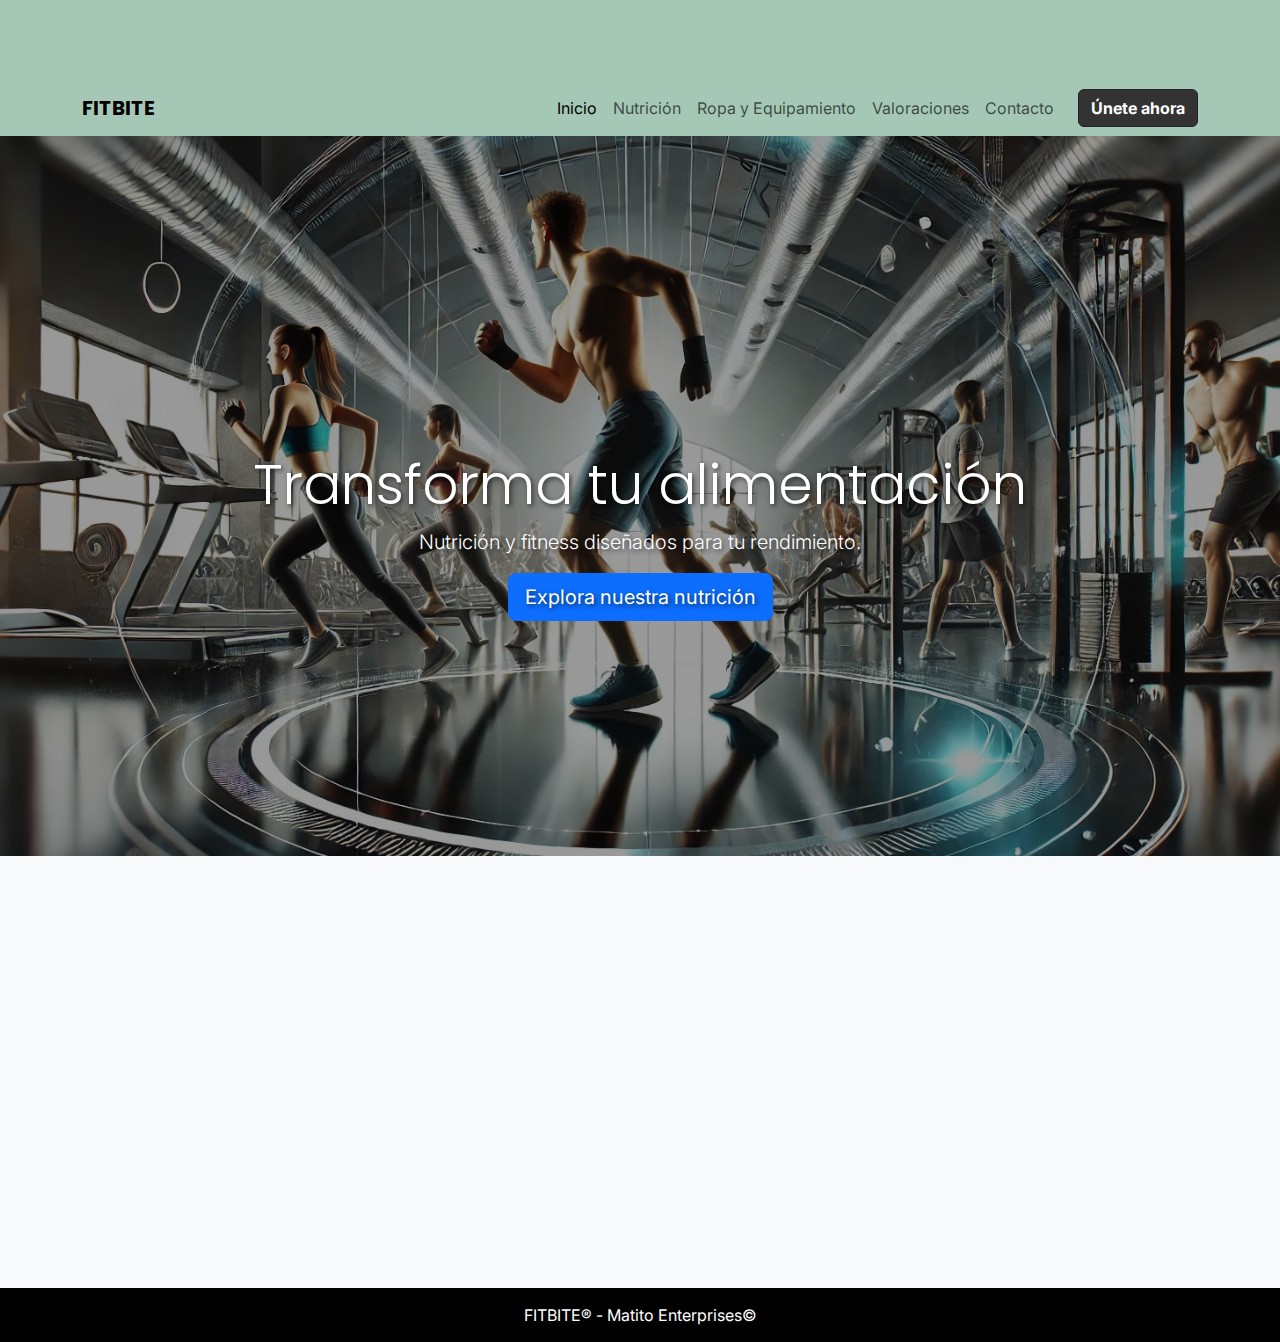
<file: FitBite/fitbite-html/index.html>
<!DOCTYPE html>
<html lang="es">
<head>
    <meta charset="UTF-8">
    <meta name="viewport" content="width=device-width, initial-scale=1.0">
    <title>Fitbite - Inicio</title>
    <link rel="stylesheet" href="https://cdn.jsdelivr.net/npm/bootstrap@5.3.0/dist/css/bootstrap.min.css">
    <link rel="stylesheet" href="css/styles.css">
    <link href="https://fonts.googleapis.com/css2?family=Inter:wght@300;400;700&family=Poppins:wght@400;600;700&display=swap" rel="stylesheet">
</head>
<body>

    <!-- Navbar -->
    <nav class="navbar navbar-expand-lg navbar-light" style="background-color: #A5C8B6;">
        <div class="container">
            <a class="navbar-brand fw-bold" href="index.html">FITBITE</a>
            <button class="navbar-toggler" type="button" data-bs-toggle="collapse" data-bs-target="#navbarNav">
                <span class="navbar-toggler-icon"></span>
            </button>
            <div class="collapse navbar-collapse" id="navbarNav">
                <ul class="navbar-nav ms-auto">
                    <li class="nav-item"><a class="nav-link active" href="index.html">Inicio</a></li>
                    <li class="nav-item"><a class="nav-link" href="nutricion.html">Nutrición</a></li>
                    <li class="nav-item"><a class="nav-link" href="ropa.html">Ropa y Equipamiento</a></li>
                    <li class="nav-item"><a class="nav-link" href="valoraciones.html">Valoraciones</a></li>
                    <li class="nav-item"><a class="nav-link" href="contacto.html">Contacto</a></li>
                </ul>
                <a href="login.html" class="btn btn-dark ms-3">Únete ahora</a>
            </div>
        </div>
    </nav>

    <!-- Hero con efecto Parallax -->
    <header class="hero-section">
        <div class="container">
            <h1 class="display-4">Transforma tu alimentación</h1>
            <p class="lead">Nutrición y fitness diseñados para tu rendimiento.</p>
            <a href="nutricion.html" class="btn btn-primary btn-lg">Explora nuestra nutrición</a>
        </div>
    </header>

    <!-- Contenido principal -->
    <section class="container text-center my-5 fade-in">
        <h2 class="fw-bold">Elige tu plan</h2>
        <div class="row mt-4">
            <div class="col-md-4">
                <div class="card shadow p-4">
                    <h3>Plan Gratuito</h3>
                    <p class="price">$0 / mes</p>
                    <ul class="list-unstyled">
                        <li>✔ Acceso básico</li>
                        <li>✔ Funcionalidades gratuitas</li>
                    </ul>
                    <button class="btn btn-outline-dark mt-3">Seleccionar</button>
                </div>
            </div>
            <div class="col-md-4">
                <div class="card shadow p-4 highlight">
                    <h3>Plan Plus</h3>
                    <p class="price">$20 / mes</p>
                    <ul class="list-unstyled">
                        <li>✔ Descuentos únicos</li>
                        <li>✔ Plan de Alimentación</li>
                        <li>✔ Consultas semanales</li>
                    </ul>
                    <button class="btn btn-dark mt-3">Seleccionar</button>
                </div>
            </div>
            <div class="col-md-4">
                <div class="card shadow p-4">
                    <h3>Plan FitBite</h3>
                    <p class="price">$170 / año</p>
                    <ul class="list-unstyled">
                        <li>✔ Todo disponible en la web</li>
                        <li>✔ Regalos exclusivos</li>
                    </ul>
                    <button class="btn btn-outline-dark mt-3">Seleccionar</button>
                </div>
            </div>
        </div>
    </section>

    <!-- Footer -->
    <footer class="footer">
        FITBITE® - Matito Enterprises©
    </footer>

    <script src="https://cdn.jsdelivr.net/npm/bootstrap@5.3.0/dist/js/bootstrap.bundle.min.js"></script>
    <script src="js/scripts.js"></script>
</body>
</html>
</file>
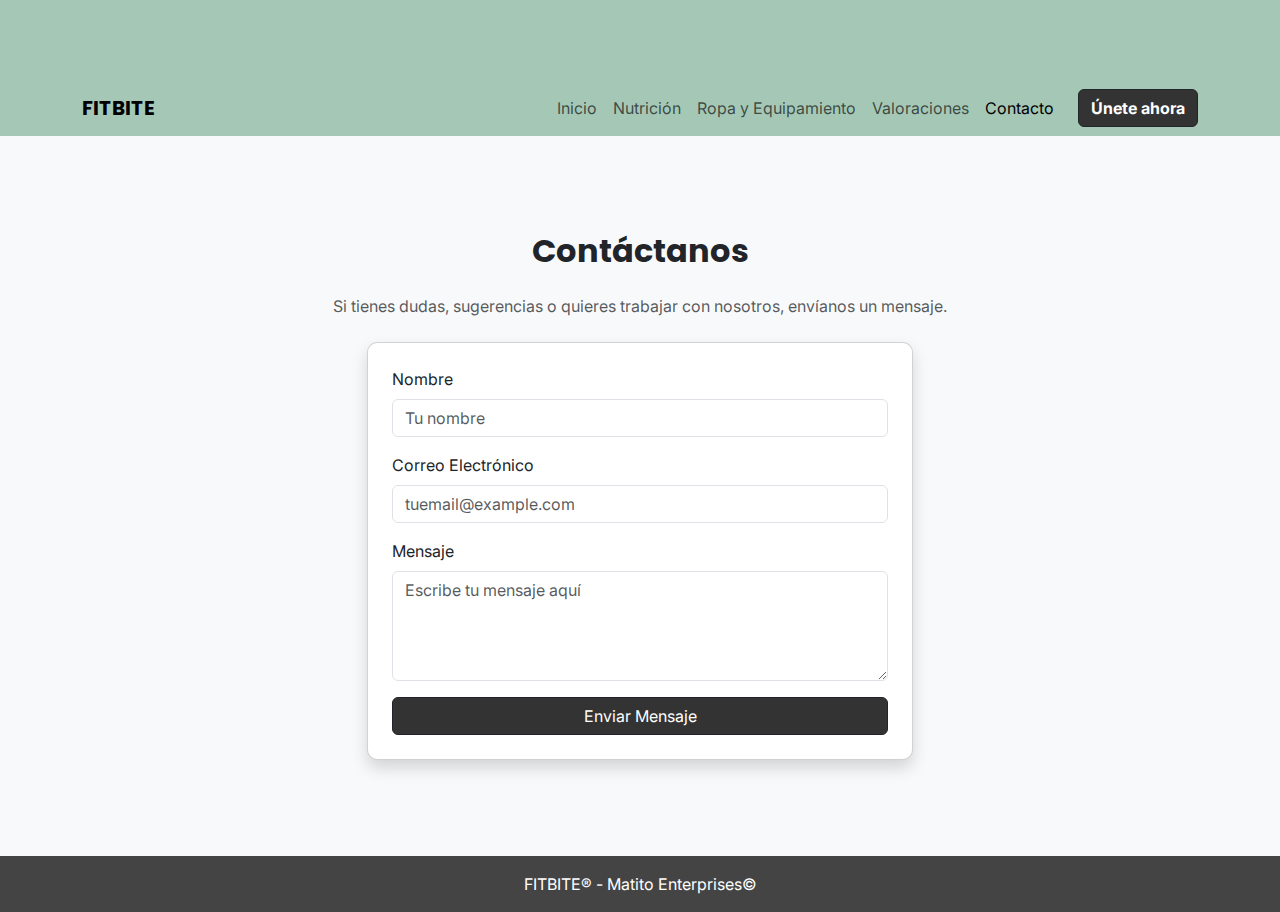
<file: FitBite/fitbite-html/contacto.html>
<!DOCTYPE html>
<html lang="es">
<head>
    <meta charset="UTF-8">
    <meta name="viewport" content="width=device-width, initial-scale=1.0">
    <title>Fitbite - Contacto</title>
    <link rel="stylesheet" href="https://cdn.jsdelivr.net/npm/bootstrap@5.3.0/dist/css/bootstrap.min.css">
    <link rel="stylesheet" href="css/styles.css">
    <link href="https://fonts.googleapis.com/css2?family=Inter:wght@300;400;700&family=Poppins:wght@400;600;700&display=swap" rel="stylesheet">
</head>
<body>

    <!-- Navbar -->
    <nav class="navbar navbar-expand-lg navbar-light" style="background-color: #A5C8B6;">
        <div class="container">
            <a class="navbar-brand fw-bold" href="index.html">FITBITE</a>
            <button class="navbar-toggler" type="button" data-bs-toggle="collapse" data-bs-target="#navbarNav">
                <span class="navbar-toggler-icon"></span>
            </button>
            <div class="collapse navbar-collapse" id="navbarNav">
                <ul class="navbar-nav ms-auto">
                    <li class="nav-item"><a class="nav-link" href="index.html">Inicio</a></li>
                    <li class="nav-item"><a class="nav-link" href="nutricion.html">Nutrición</a></li>
                    <li class="nav-item"><a class="nav-link" href="ropa.html">Ropa y Equipamiento</a></li>
                    <li class="nav-item"><a class="nav-link" href="valoraciones.html">Valoraciones</a></li>
                    <li class="nav-item"><a class="nav-link active" href="contacto.html">Contacto</a></li>
                </ul>
                <a href="login.html" class="btn btn-dark ms-3">Únete ahora</a>
            </div>
        </div>
    </nav>

    <!-- Sección de Contacto -->
    <section class="container my-5 py-5 fade-in">
        <h2 class="fw-bold text-center mb-4">Contáctanos</h2>
        <p class="text-center text-muted">Si tienes dudas, sugerencias o quieres trabajar con nosotros, envíanos un mensaje.</p>

        <div class="row justify-content-center mt-4">
            <div class="col-md-6">
                <div class="card p-4 shadow">
                    <form id="contactForm">
                        <div class="mb-3">
                            <label for="name" class="form-label">Nombre</label>
                            <input type="text" class="form-control" id="name" placeholder="Tu nombre" required>
                        </div>
                        <div class="mb-3">
                            <label for="email" class="form-label">Correo Electrónico</label>
                            <input type="email" class="form-control" id="email" placeholder="tuemail@example.com" required>
                        </div>
                        <div class="mb-3">
                            <label for="message" class="form-label">Mensaje</label>
                            <textarea class="form-control" id="message" rows="4" placeholder="Escribe tu mensaje aquí" required></textarea>
                        </div>
                        <button type="submit" class="btn btn-dark w-100">Enviar Mensaje</button>
                    </form>
                </div>
            </div>
        </div>
    </section>

    <!-- Botón flotante para volver arriba -->
    <button id="scrollToTopBtn" class="btn btn-dark">↑</button>

    <!-- Footer -->
    <footer class="text-white text-center py-3 mt-5" style="background-color: #444;">
        FITBITE® - Matito Enterprises©
    </footer>

    <script src="https://cdn.jsdelivr.net/npm/bootstrap@5.3.0/dist/js/bootstrap.bundle.min.js"></script>
    <script src="js/scripts.js"></script>
</body>
</html>
</file>
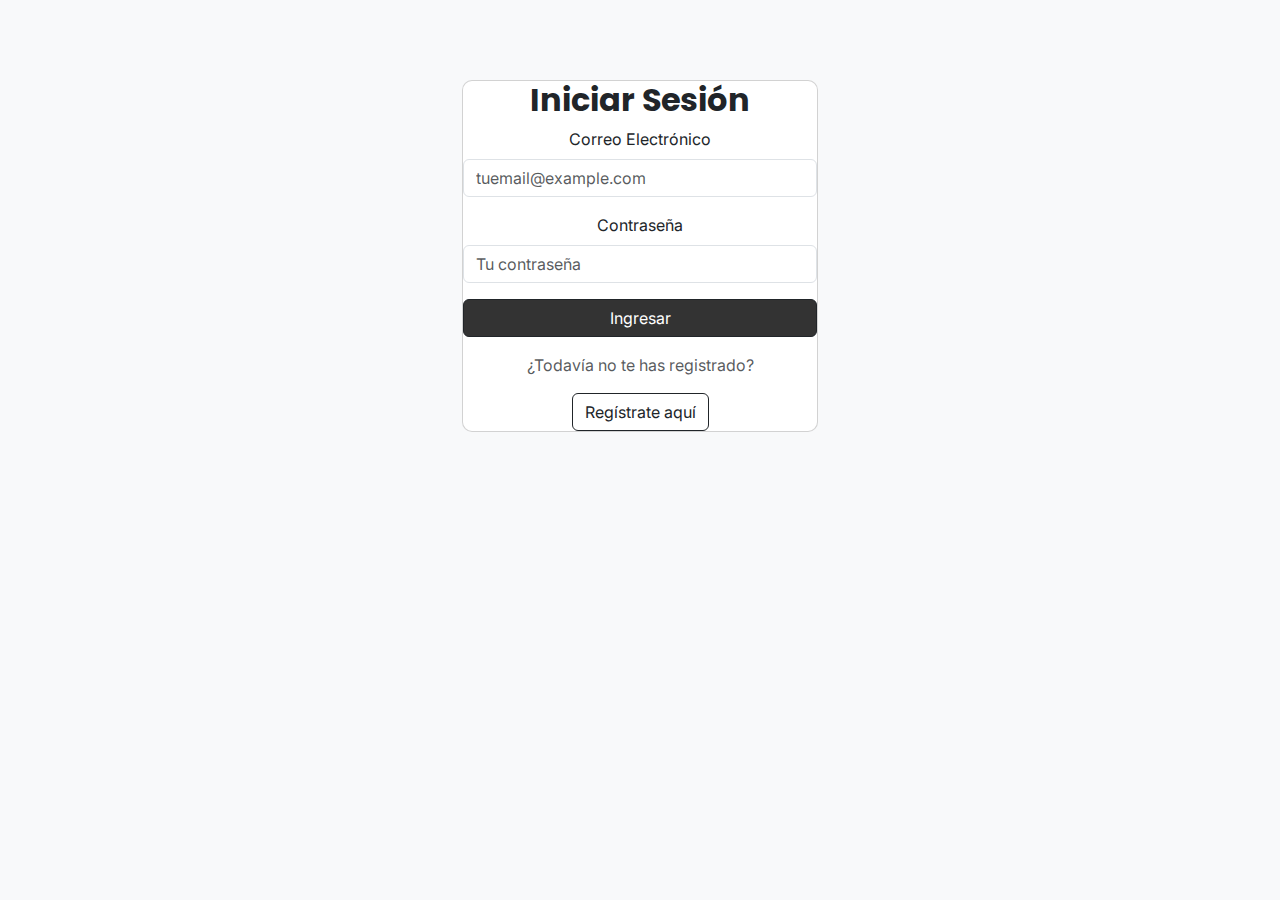
<file: FitBite/fitbite-html/login.html>
<!DOCTYPE html>
<html lang="es">
<head>
    <meta charset="UTF-8">
    <meta name="viewport" content="width=device-width, initial-scale=1.0">
    <title>Fitbite - Iniciar Sesión</title>
    <link rel="stylesheet" href="https://cdn.jsdelivr.net/npm/bootstrap@5.3.0/dist/css/bootstrap.min.css">
    <link rel="stylesheet" href="css/styles.css">
    <link href="https://fonts.googleapis.com/css2?family=Inter:wght@300;400;700&family=Poppins:wght@400;600;700&display=swap" rel="stylesheet">
</head>
<body class="login-body">
    <div class="container text-center">
        <div class="row justify-content-center">
            <div class="col-md-4">
                <div class="card login-card">
                    <h2 class="fw-bold">Iniciar Sesión</h2>
                    <form id="loginForm">
                        <div class="mb-3">
                            <label for="email" class="form-label">Correo Electrónico</label>
                            <input type="email" class="form-control" id="email" placeholder="tuemail@example.com" required>
                        </div>
                        <div class="mb-3">
                            <label for="password" class="form-label">Contraseña</label>
                            <input type="password" class="form-control" id="password" placeholder="Tu contraseña" required>
                        </div>
                        <button type="submit" class="btn btn-dark w-100">Ingresar</button>
                    </form>
                    <div class="mt-3">
                        <p class="text-muted">¿Todavía no te has registrado?</p>
                        <a href="registro.html" class="btn btn-outline-dark">Regístrate aquí</a>
                    </div>
                </div>
            </div>
        </div>
    </div>
    <script src="https://cdn.jsdelivr.net/npm/bootstrap@5.3.0/dist/js/bootstrap.bundle.min.js"></script>
    <script>
        document.getElementById("loginForm").addEventListener("submit", function(event) {
            event.preventDefault(); // Evita el envío real del formulario
            window.location.href = "index.html"; // Redirige a la página de inicio
        });
    </script>
</body>
</html>
</file>
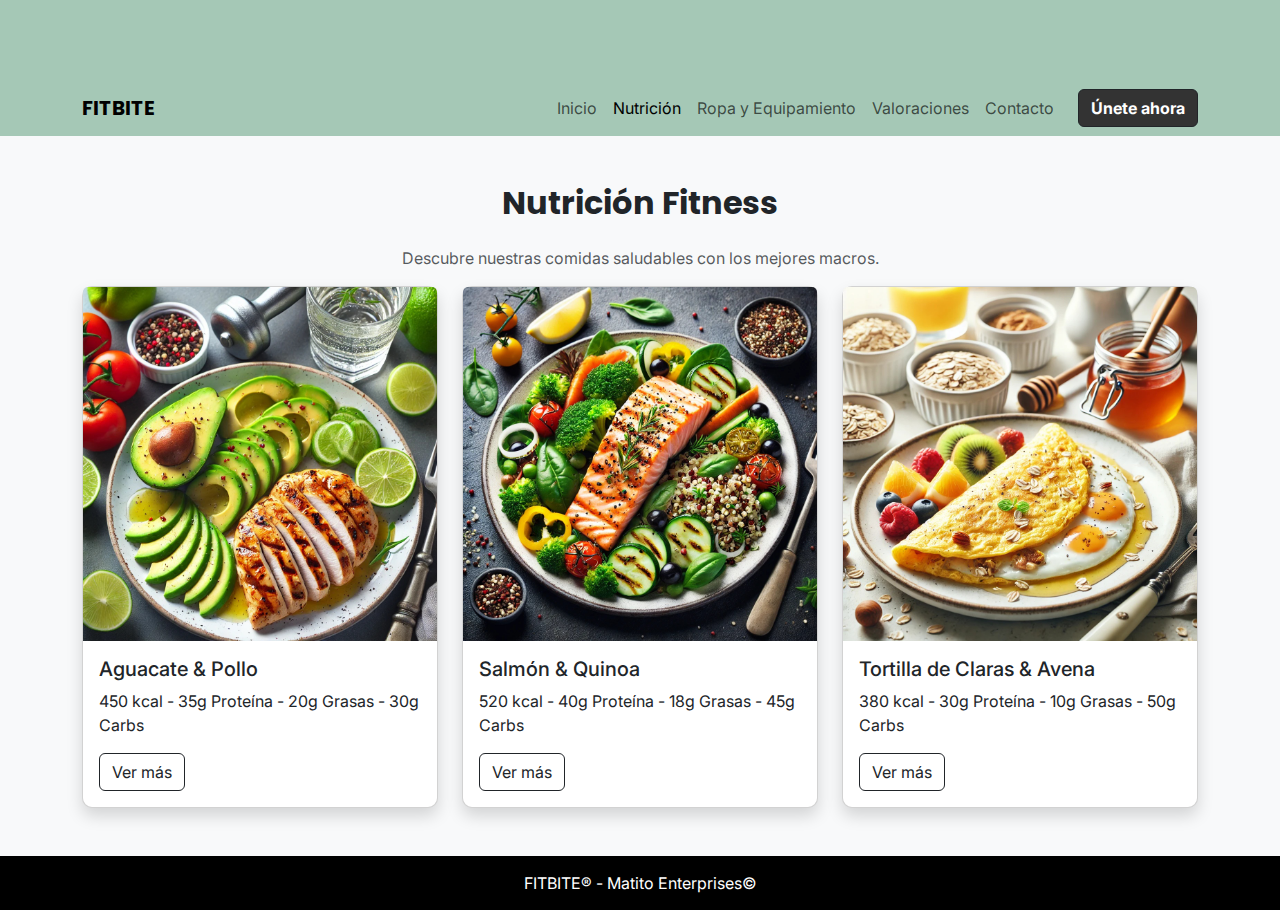
<file: FitBite/fitbite-html/nutricion.html>
<!DOCTYPE html>
<html lang="es">
<head>
    <meta charset="UTF-8">
    <meta name="viewport" content="width=device-width, initial-scale=1.0">
    <title>Fitbite - Nutrición</title>
    <link rel="stylesheet" href="https://cdn.jsdelivr.net/npm/bootstrap@5.3.0/dist/css/bootstrap.min.css">
    <link rel="stylesheet" href="css/styles.css">
    <link href="https://fonts.googleapis.com/css2?family=Inter:wght@300;400;700&family=Poppins:wght@400;600;700&display=swap" rel="stylesheet">
</head>
<body>

    <!-- Navbar -->
    <nav class="navbar navbar-expand-lg navbar-light">
        <div class="container">
            <a class="navbar-brand fw-bold" href="index.html">FITBITE</a>
            <button class="navbar-toggler" type="button" data-bs-toggle="collapse" data-bs-target="#navbarNav">
                <span class="navbar-toggler-icon"></span>
            </button>
            <div class="collapse navbar-collapse" id="navbarNav">
                <ul class="navbar-nav ms-auto">
                    <li class="nav-item"><a class="nav-link" href="index.html">Inicio</a></li>
                    <li class="nav-item"><a class="nav-link active" href="nutricion.html">Nutrición</a></li>
                    <li class="nav-item"><a class="nav-link" href="ropa.html">Ropa y Equipamiento</a></li>
                    <li class="nav-item"><a class="nav-link" href="valoraciones.html">Valoraciones</a></li>
                    <li class="nav-item"><a class="nav-link" href="contacto.html">Contacto</a></li>
                </ul>
                <a href="login.html" class="btn btn-dark ms-3">Únete ahora</a>
            </div>
        </div>
    </nav>

    <!-- Sección de Nutrición -->
    <section class="container my-5 fade-in">
        <h2 class="fw-bold text-center mb-4">Nutrición Fitness</h2>
        <p class="text-center text-muted">Descubre nuestras comidas saludables con los mejores macros.</p>

        <div class="row">
            <!-- Comida 1 -->
            <div class="col-md-4">
                <div class="card shadow">
                    <img src="img/comida_1.jpg" class="card-img-top" alt="Aguacate & Pollo">
                    <div class="card-body">
                        <h5 class="card-title">Aguacate & Pollo</h5>
                        <p class="card-text">450 kcal - 35g Proteína - 20g Grasas - 30g Carbs</p>
                        <a href="#" class="btn btn-outline-dark">Ver más</a>
                    </div>
                </div>
            </div>

            <!-- Comida 2 -->
            <div class="col-md-4">
                <div class="card shadow">
                    <img src="img/comida_2.jpg" class="card-img-top" alt="Salmón & Quinoa">
                    <div class="card-body">
                        <h5 class="card-title">Salmón & Quinoa</h5>
                        <p class="card-text">520 kcal - 40g Proteína - 18g Grasas - 45g Carbs</p>
                        <a href="#" class="btn btn-outline-dark">Ver más</a>
                    </div>
                </div>
            </div>

            <!-- Comida 3 -->
            <div class="col-md-4">
                <div class="card shadow">
                    <img src="img/comida_3.jpg" class="card-img-top" alt="Tortilla de Claras & Avena">
                    <div class="card-body">
                        <h5 class="card-title">Tortilla de Claras & Avena</h5>
                        <p class="card-text">380 kcal - 30g Proteína - 10g Grasas - 50g Carbs</p>
                        <a href="#" class="btn btn-outline-dark">Ver más</a>
                    </div>
                </div>
            </div>
        </div>
    </section>

    <!-- Botón flotante para volver arriba -->
    <button id="scrollToTopBtn" class="btn btn-dark">↑</button>

    <!-- Footer -->
    <footer class="footer">
        FITBITE® - Matito Enterprises©
    </footer>

    <script src="https://cdn.jsdelivr.net/npm/bootstrap@5.3.0/dist/js/bootstrap.bundle.min.js"></script>
    <script src="js/scripts.js"></script>
</body>
</html>
</file>
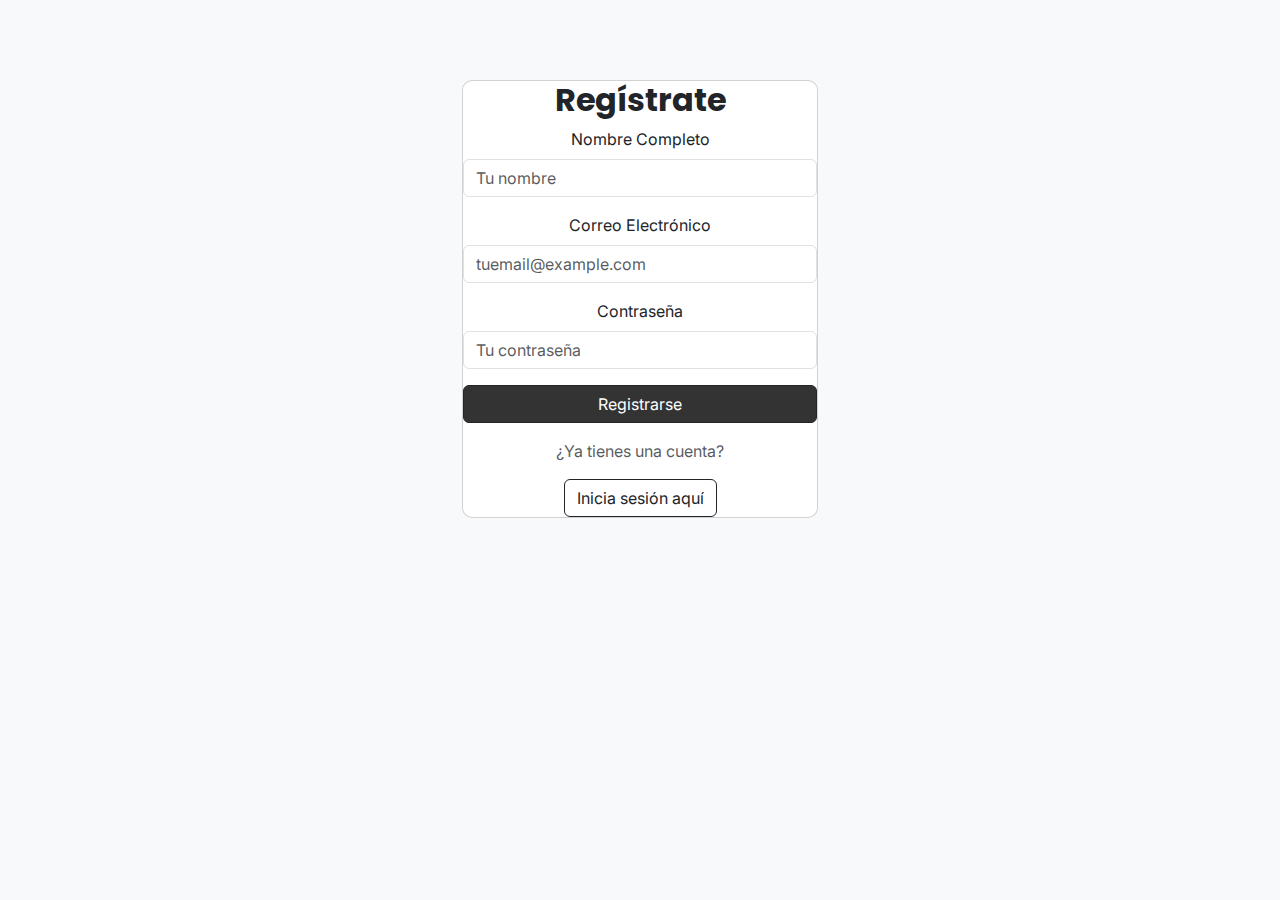
<file: FitBite/fitbite-html/registro.html>
<!DOCTYPE html>
<html lang="es">
<head>
    <meta charset="UTF-8">
    <meta name="viewport" content="width=device-width, initial-scale=1.0">
    <title>Fitbite - Registro</title>
    <link rel="stylesheet" href="https://cdn.jsdelivr.net/npm/bootstrap@5.3.0/dist/css/bootstrap.min.css">
    <link rel="stylesheet" href="css/styles.css">
    <link href="https://fonts.googleapis.com/css2?family=Inter:wght@300;400;700&family=Poppins:wght@400;600;700&display=swap" rel="stylesheet">
</head>
<body class="login-body">
    <div class="container text-center">
        <div class="row justify-content-center">
            <div class="col-md-4">
                <div class="card login-card">
                    <h2 class="fw-bold">Regístrate</h2>
                    <form id="registerForm">
                        <div class="mb-3">
                            <label for="name" class="form-label">Nombre Completo</label>
                            <input type="text" class="form-control" id="name" placeholder="Tu nombre" required>
                        </div>
                        <div class="mb-3">
                            <label for="email" class="form-label">Correo Electrónico</label>
                            <input type="email" class="form-control" id="email" placeholder="tuemail@example.com" required>
                        </div>
                        <div class="mb-3">
                            <label for="password" class="form-label">Contraseña</label>
                            <input type="password" class="form-control" id="password" placeholder="Tu contraseña" required>
                        </div>
                        <button type="submit" class="btn btn-dark w-100">Registrarse</button>
                    </form>
                    <div class="mt-3">
                        <p class="text-muted">¿Ya tienes una cuenta?</p>
                        <a href="login.html" class="btn btn-outline-dark">Inicia sesión aquí</a>
                    </div>
                </div>
            </div>
        </div>
    </div>
    <script src="https://cdn.jsdelivr.net/npm/bootstrap@5.3.0/dist/js/bootstrap.bundle.min.js"></script>
    <script>
        document.getElementById("registerForm").addEventListener("submit", function(event) {
            event.preventDefault(); // Evita el envío real del formulario
            window.location.href = "login.html"; // Redirige a la página de inicio de sesión
        });
    </script>
</body>
</html>
</file>
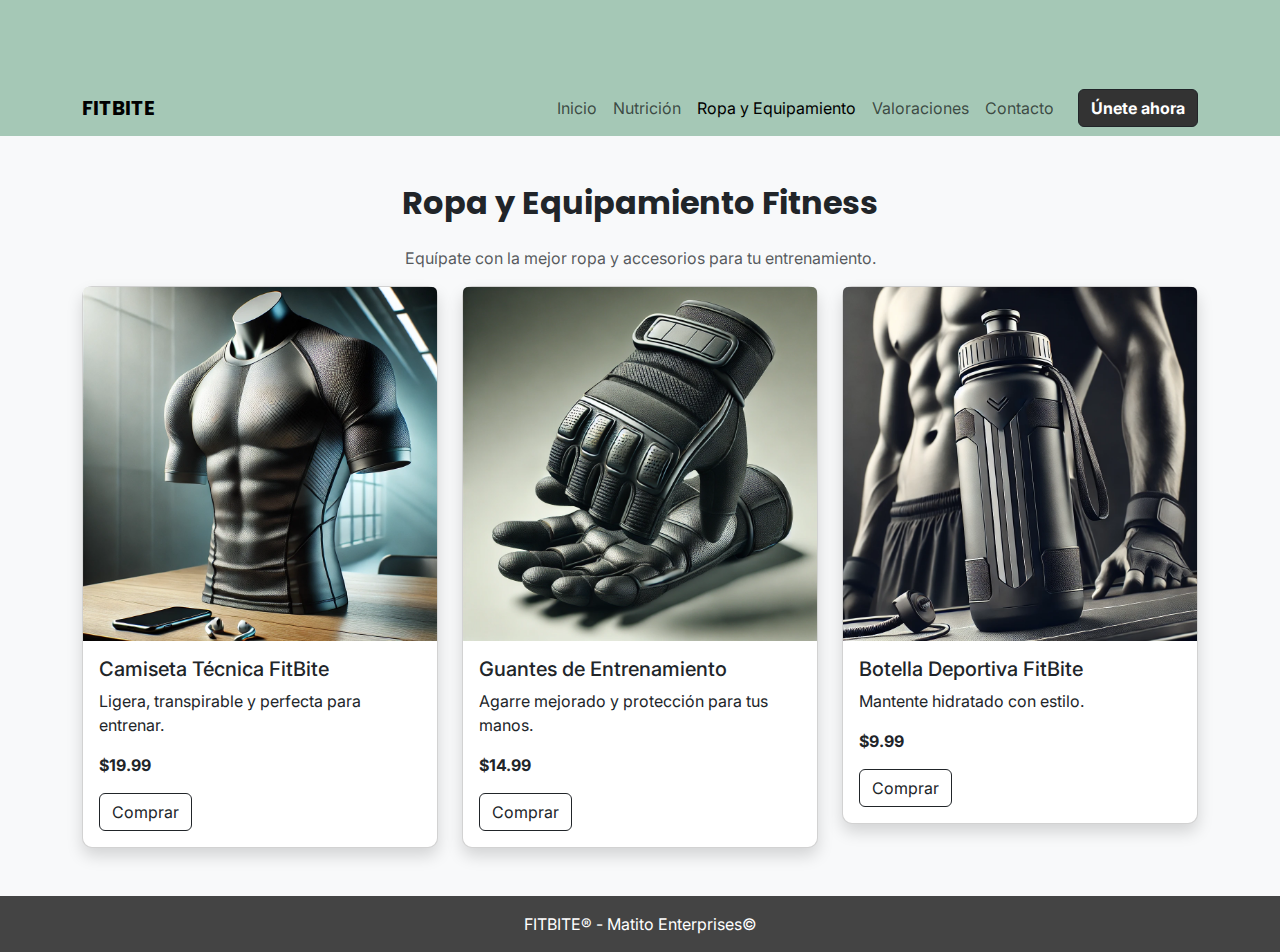
<file: FitBite/fitbite-html/ropa.html>
<!DOCTYPE html>
<html lang="es">
<head>
    <meta charset="UTF-8">
    <meta name="viewport" content="width=device-width, initial-scale=1.0">
    <title>Fitbite - Ropa y Equipamiento</title>
    <link rel="stylesheet" href="https://cdn.jsdelivr.net/npm/bootstrap@5.3.0/dist/css/bootstrap.min.css">
    <link rel="stylesheet" href="css/styles.css">
    <link href="https://fonts.googleapis.com/css2?family=Inter:wght@300;400;700&family=Poppins:wght@400;600;700&display=swap" rel="stylesheet">
</head>
<body>

    <!-- Navbar -->
    <nav class="navbar navbar-expand-lg navbar-light" style="background-color: #A5C8B6;">
        <div class="container">
            <a class="navbar-brand fw-bold" href="index.html">FITBITE</a>
            <button class="navbar-toggler" type="button" data-bs-toggle="collapse" data-bs-target="#navbarNav">
                <span class="navbar-toggler-icon"></span>
            </button>
            <div class="collapse navbar-collapse" id="navbarNav">
                <ul class="navbar-nav ms-auto">
                    <li class="nav-item"><a class="nav-link" href="index.html">Inicio</a></li>
                    <li class="nav-item"><a class="nav-link" href="nutricion.html">Nutrición</a></li>
                    <li class="nav-item"><a class="nav-link active" href="ropa.html">Ropa y Equipamiento</a></li>
                    <li class="nav-item"><a class="nav-link" href="valoraciones.html">Valoraciones</a></li>
                    <li class="nav-item"><a class="nav-link" href="contacto.html">Contacto</a></li>
                </ul>
                <a href="login.html" class="btn btn-dark ms-3">Únete ahora</a>
            </div>
        </div>
    </nav>

    <!-- Sección de Ropa y Equipamiento -->
    <section class="container my-5 fade-in">
        <h2 class="fw-bold text-center mb-4">Ropa y Equipamiento Fitness</h2>
        <p class="text-center text-muted">Equípate con la mejor ropa y accesorios para tu entrenamiento.</p>

        <div class="row">
            <!-- Producto 1 -->
            <div class="col-md-4">
                <div class="card shadow">
                    <img src="img/ropa_1.png" class="card-img-top" alt="Camiseta Técnica FitBite">
                    <div class="card-body">
                        <h5 class="card-title">Camiseta Técnica FitBite</h5>
                        <p class="card-text">Ligera, transpirable y perfecta para entrenar.</p>
                        <p class="fw-bold">$19.99</p>
                        <button class="btn btn-outline-dark">Comprar</button>
                    </div>
                </div>
            </div>

            <!-- Producto 2 -->
            <div class="col-md-4">
                <div class="card shadow">
                    <img src="img/ropa_2.png" class="card-img-top" alt="Guantes de Entrenamiento">
                    <div class="card-body">
                        <h5 class="card-title">Guantes de Entrenamiento</h5>
                        <p class="card-text">Agarre mejorado y protección para tus manos.</p>
                        <p class="fw-bold">$14.99</p>
                        <button class="btn btn-outline-dark">Comprar</button>
                    </div>
                </div>
            </div>

            <!-- Producto 3 -->
            <div class="col-md-4">
                <div class="card shadow">
                    <img src="img/ropa_3.png" class="card-img-top" alt="Botella Deportiva FitBite">
                    <div class="card-body">
                        <h5 class="card-title">Botella Deportiva FitBite</h5>
                        <p class="card-text">Mantente hidratado con estilo.</p>
                        <p class="fw-bold">$9.99</p>
                        <button class="btn btn-outline-dark">Comprar</button>
                    </div>
                </div>
            </div>
        </div>
    </section>

    <!-- Botón flotante para volver arriba -->
    <button id="scrollToTopBtn" class="btn btn-dark">↑</button>

    <!-- Footer -->
    <footer class="text-white text-center py-3 mt-5" style="background-color: #444;">
        FITBITE® - Matito Enterprises©
    </footer>

    <script src="https://cdn.jsdelivr.net/npm/bootstrap@5.3.0/dist/js/bootstrap.bundle.min.js"></script>
    <script src="js/scripts.js"></script>
</body>
</html>
</file>
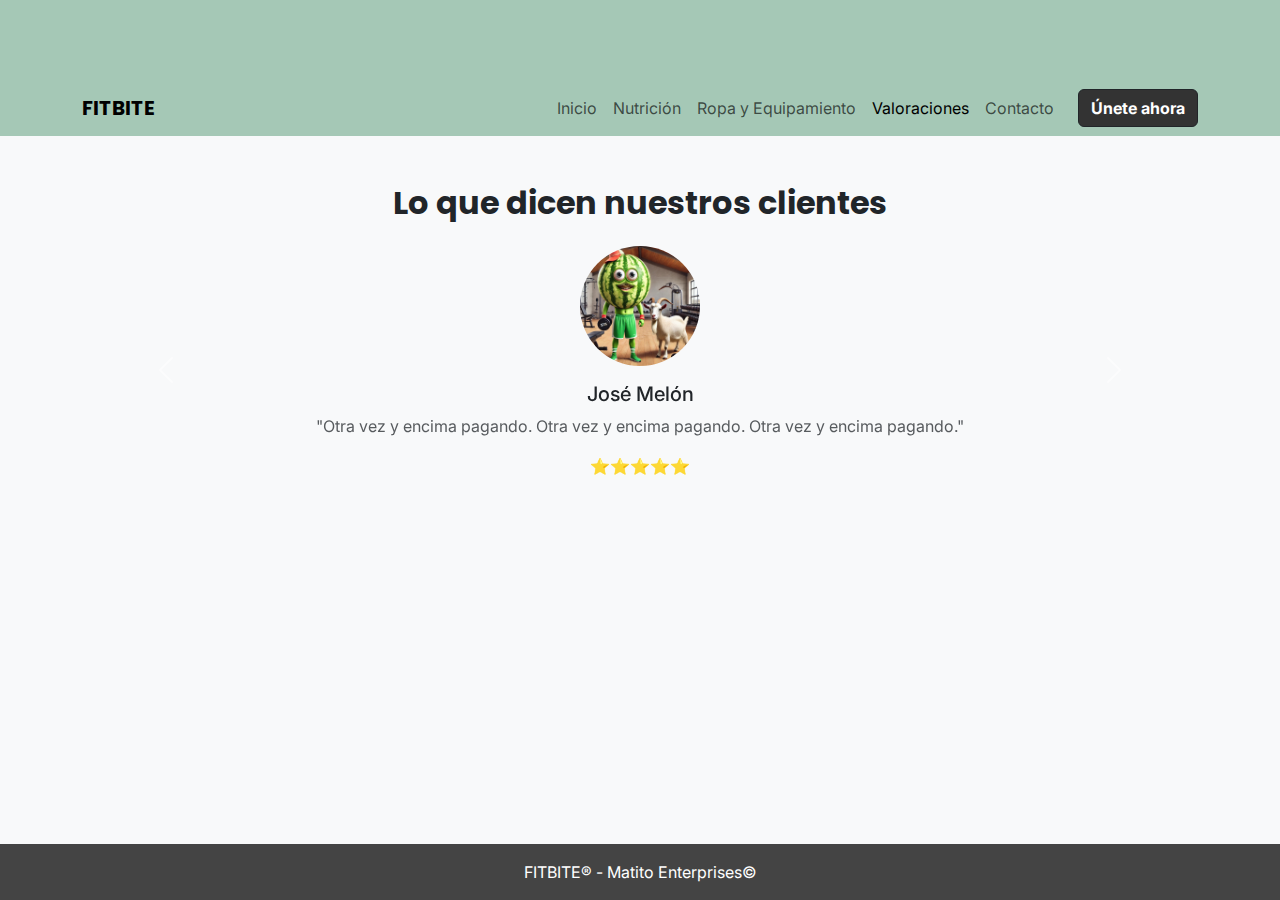
<file: FitBite/fitbite-html/valoraciones.html>
<!DOCTYPE html>
<html lang="es">
<head>
    <meta charset="UTF-8">
    <meta name="viewport" content="width=device-width, initial-scale=1.0">
    <title>Fitbite - Valoraciones</title>
    <link rel="stylesheet" href="https://cdn.jsdelivr.net/npm/bootstrap@5.3.0/dist/css/bootstrap.min.css">
    <link rel="stylesheet" href="css/styles.css">
    <link href="https://fonts.googleapis.com/css2?family=Inter:wght@300;400;700&family=Poppins:wght@400;600;700&display=swap" rel="stylesheet">
</head>
<body class="d-flex flex-column min-vh-100">

    <!-- Navbar -->
    <nav class="navbar navbar-expand-lg navbar-light">
        <div class="container">
            <a class="navbar-brand fw-bold" href="index.html">FITBITE</a>
            <button class="navbar-toggler" type="button" data-bs-toggle="collapse" data-bs-target="#navbarNav">
                <span class="navbar-toggler-icon"></span>
            </button>
            <div class="collapse navbar-collapse" id="navbarNav">
                <ul class="navbar-nav ms-auto">
                    <li class="nav-item"><a class="nav-link" href="index.html">Inicio</a></li>
                    <li class="nav-item"><a class="nav-link" href="nutricion.html">Nutrición</a></li>
                    <li class="nav-item"><a class="nav-link" href="ropa.html">Ropa y Equipamiento</a></li>
                    <li class="nav-item"><a class="nav-link active" href="valoraciones.html">Valoraciones</a></li>
                    <li class="nav-item"><a class="nav-link" href="contacto.html">Contacto</a></li>
                </ul>
                <a href="login.html" class="btn btn-dark ms-3">Únete ahora</a>
            </div>
        </div>
    </nav>

    <!-- Sección de Valoraciones -->
    <main class="container my-5 fade-in flex-grow-1">
        <h2 class="fw-bold text-center mb-4">Lo que dicen nuestros clientes</h2>

        <div id="carouselValoraciones" class="carousel slide" data-bs-ride="carousel">
            <div class="carousel-inner text-center">
                
                <!-- Reseña 1: José Melón (La Leyenda con su cabra 🐐😂) -->
                <div class="carousel-item active">
                    <div class="testimonial">
                        <img src="img/persona_3.jpg" class="rounded-circle mb-3 img-fluid" style="width: 120px; height: 120px; object-fit: cover;" alt="José Melón">
                        <h5>José Melón</h5>
                        <p class="text-muted">"Otra vez y encima pagando. Otra vez y encima pagando. Otra vez y encima pagando."</p>
                        <p>⭐⭐⭐⭐⭐</p>
                    </div>
                </div>

                <!-- Reseña 2: María López (Fitness Enthusiast) -->
                <div class="carousel-item">
                    <div class="testimonial">
                        <img src="img/persona_1.jpg" class="rounded-circle mb-3 img-fluid" style="width: 120px; height: 120px; object-fit: cover;" alt="María López">
                        <h5>María López</h5>
                        <p class="text-muted">"Me encanta Fitbite, su plan de nutrición me ha ayudado muchísimo a mejorar mi rendimiento."</p>
                        <p>⭐⭐⭐⭐⭐</p>
                    </div>
                </div>

                <!-- Reseña 3: Carlos Ramírez (Gym Lover) -->
                <div class="carousel-item">
                    <div class="testimonial">
                        <img src="img/persona_2.jpg" class="rounded-circle mb-3 img-fluid" style="width: 120px; height: 120px; object-fit: cover;" alt="Carlos Ramírez">
                        <h5>Carlos Ramírez</h5>
                        <p class="text-muted">"Gracias a Fitbite, ahora tengo un plan de comidas que se adapta a mi entrenamiento."</p>
                        <p>⭐⭐⭐⭐</p>
                    </div>
                </div>

            </div>

            <!-- Controles del carrusel -->
            <button class="carousel-control-prev" type="button" data-bs-target="#carouselValoraciones" data-bs-slide="prev">
                <span class="carousel-control-prev-icon" aria-hidden="true"></span>
                <span class="visually-hidden">Anterior</span>
            </button>
            <button class="carousel-control-next" type="button" data-bs-target="#carouselValoraciones" data-bs-slide="next">
                <span class="carousel-control-next-icon" aria-hidden="true"></span>
                <span class="visually-hidden">Siguiente</span>
            </button>
        </div>
    </main>

    <!-- Botón flotante para volver arriba -->
    <button id="scrollToTopBtn" class="btn btn-dark">↑</button>

    <!-- Footer -->
    <footer class="footer mt-auto text-white text-center py-3" style="background-color: #444;">
        FITBITE® - Matito Enterprises©
    </footer>

    <script src="https://cdn.jsdelivr.net/npm/bootstrap@5.3.0/dist/js/bootstrap.bundle.min.js"></script>
    <script src="js/scripts.js"></script>
</body>
</html>
</file>
<file: FitBite/fitbite-html/css/styles.css>
/* ====== Configuración Global ====== */
body {
    font-family: "Inter", sans-serif;
    margin: 0;
    padding: 0;
    background-color: #f8f9fa;
}

/* ====== Tipografía ====== */
h1, h2, h3, .navbar-brand {
    font-family: "Poppins", sans-serif;
}

/* ====== Navbar ====== */
.navbar {
    background-color: #A5C8B6 !important;
}

.navbar .btn-dark {
    font-weight: bold;
}

/* ====== Ajuste de Espaciado General ====== */
.container {
    margin-top: 80px;
}

/* ====== Tarjetas con Efecto de Elevación ====== */
.card {
    border-radius: 10px;
    transition: transform 0.3s ease, box-shadow 0.3s ease;
}
.card:hover {
    transform: translateY(-5px) scale(1.03);
    box-shadow: 0 12px 24px rgba(0, 0, 0, 0.2);
}

/* ====== Botones Personalizados ====== */
.btn-dark {
    background-color: #333;
    transition: background 0.3s ease-in-out;
}
.btn-dark:hover {
    background-color: black;
}

/* ====== Footer ====== */
.footer {
    background: black;
    color: white;
    padding: 15px;
    text-align: center;
}

/* ====== Efecto de Fade-in ====== */
.fade-in {
    opacity: 0;
    transition: opacity 0.8s ease-in-out, transform 0.8s ease-in-out;
    transform: translateY(20px);
}
.fade-in.visible {
    opacity: 1;
    transform: translateY(0);
}

/* ====== Hero con Fondo Parallax ====== */
.hero-section {
    min-height: 80vh;
    background: url('../img/parallax.jpg') no-repeat center center/cover;
    background-attachment: fixed;
    display: flex;
    align-items: center;
    justify-content: center;
    position: relative;
    color: white;
    text-shadow: 2px 2px 5px rgba(0, 0, 0, 0.6);
}

.hero-section::before {
    content: "";
    position: absolute;
    top: 0;
    right: 0;
    bottom: 0;
    left: 0;
    background-color: rgba(0, 0, 0, 0.4);
}

.hero-section .container {
    position: relative;
    z-index: 2;
    text-align: center;
}

/* ====== Botón Flotante para Volver Arriba ====== */
#scrollToTopBtn {
    position: fixed;
    bottom: 30px;
    right: 30px;
    display: none;
    background-color: black;
    color: white;
    border: none;
    border-radius: 50%;
    width: 50px;
    height: 50px;
    font-size: 24px;
    cursor: pointer;
    transition: opacity 0.3s ease-in-out;
}

#scrollToTopBtn:hover {
    opacity: 0.7;
}
</file>
